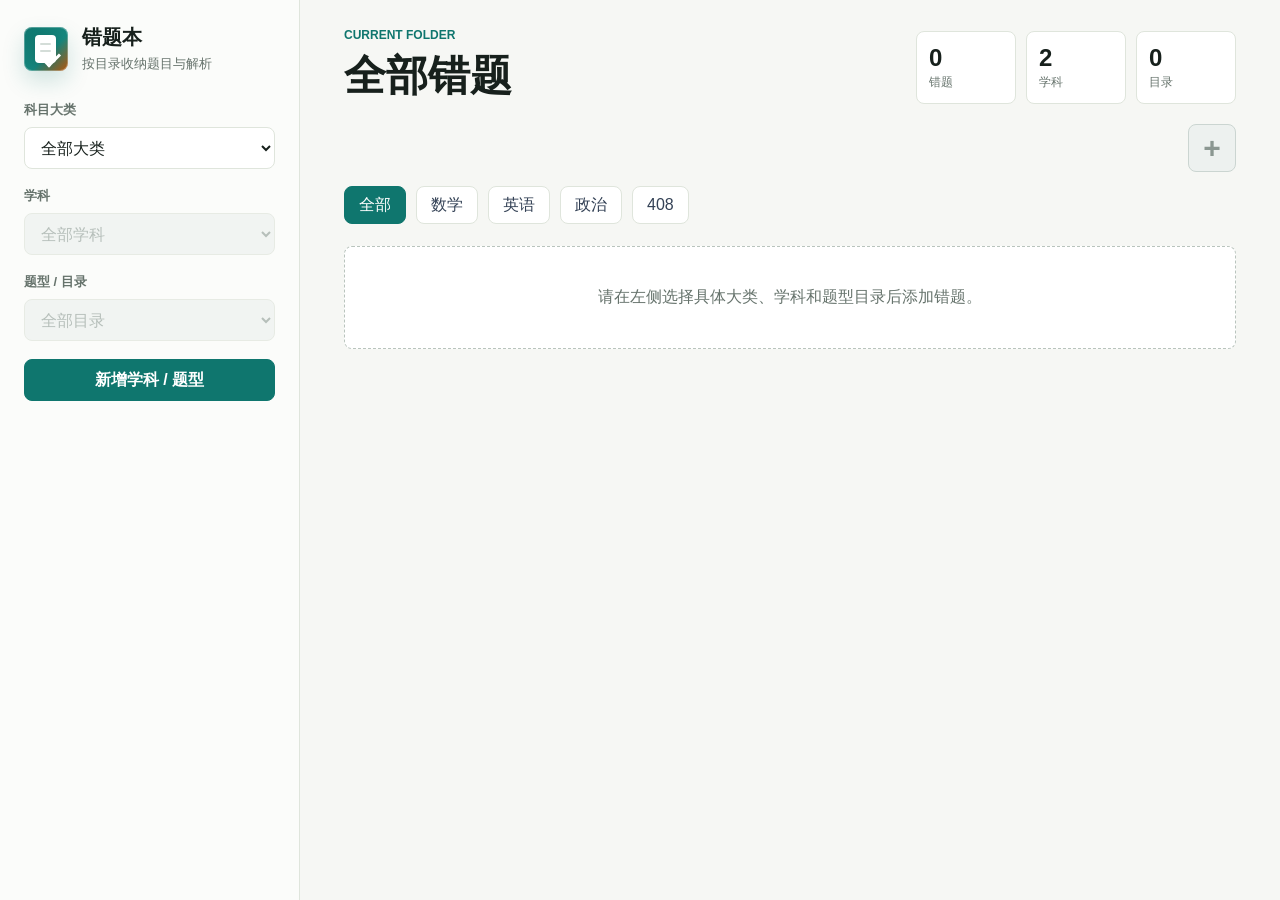
<file: snapshots/2026-06-20-before-card-redesign/index.html>
<!doctype html>
<html lang="zh-CN">
  <head>
    <meta charset="UTF-8" />
    <meta name="viewport" content="width=device-width, initial-scale=1.0" />
    <title>错题本</title>
    <link rel="stylesheet" href="./styles.css" />
  </head>
  <body>
    <div class="app-shell">
      <aside class="sidebar" aria-label="错题目录">
        <div class="brand">
          <span class="brand-mark" aria-hidden="true">
            <span class="brand-mark-paper"></span>
            <span class="brand-mark-check"></span>
          </span>
          <div>
            <h1>错题本</h1>
            <p>按目录收纳题目与解析</p>
          </div>
        </div>

        <div class="filter-group">
          <label for="categoryFilter">科目大类</label>
          <select id="categoryFilter"></select>
        </div>

        <div class="filter-group">
          <label for="subjectFilter">学科</label>
          <select id="subjectFilter"></select>
        </div>

        <div class="filter-group">
          <label for="typeFilter">题型 / 目录</label>
          <select id="typeFilter"></select>
        </div>

        <button class="primary-action" id="openManager" type="button">新增学科 / 题型</button>
      </aside>

      <main class="main-content">
        <section class="topbar" aria-label="当前目录">
          <div>
            <p class="eyebrow">Current Folder</p>
            <h2 id="currentPath">全部错题</h2>
          </div>
          <div class="stats" id="stats"></div>
        </section>

        <section class="quick-add" aria-label="新增错题">
          <button class="add-question-button" id="openPasteDialog" type="button" aria-label="新增错题">+</button>
        </section>

        <nav class="subject-tabs" id="subjectTabs" aria-label="学科快捷筛选"></nav>

        <section class="question-list" id="questionList" aria-live="polite"></section>

        <nav class="pagination" id="pagination" aria-label="错题翻页"></nav>
      </main>
    </div>

    <template id="questionTemplate">
      <article class="question-card">
        <header class="question-header">
          <div>
            <div class="meta-row"></div>
            <h3></h3>
          </div>
          <div class="question-actions"></div>
        </header>

        <div class="media-block question-media"></div>

        <details class="answer-panel">
          <summary>查看答案与解析</summary>
          <div class="answer-content"></div>
        </details>
      </article>
    </template>

    <dialog class="manager-dialog" id="managerDialog">
      <div class="manager-panel">
        <header class="manager-header">
          <div>
            <p class="eyebrow">Manage Folders</p>
            <h2>新增模块</h2>
          </div>
          <button class="icon-button" id="closeManager" type="button" aria-label="关闭">×</button>
        </header>

        <section class="manager-section">
          <h3>新增学科</h3>
          <form class="inline-form subject-form" id="subjectForm">
            <select id="subjectCategory"></select>
            <input id="newSubject" type="text" placeholder="例如：线性代数、操作系统" required />
            <button type="submit">添加学科</button>
          </form>
          <div class="module-list" id="subjectList"></div>
        </section>

        <section class="manager-section">
          <h3>新增题型 / 目录</h3>
          <form class="inline-form folder-form" id="typeForm">
            <select id="typeCategory"></select>
            <select id="typeSubject"></select>
            <input id="newType" type="text" placeholder="例如：一元函数微分学、Cache、证明题" required />
            <button type="submit">添加目录</button>
          </form>
          <div class="module-list" id="typeList"></div>
        </section>
      </div>
    </dialog>

    <dialog class="manager-dialog" id="pasteDialog">
      <div class="manager-panel">
        <header class="manager-header">
          <div>
            <p class="eyebrow">Paste PNG</p>
            <h2>新增错题</h2>
            <p class="dialog-path" id="pastePath"></p>
          </div>
          <button class="icon-button" id="closePasteDialog" type="button" aria-label="关闭">×</button>
        </header>

        <section class="paste-grid">
          <div class="paste-box" id="questionPasteBox" tabindex="0">
            <strong>题目截图</strong>
            <span>点击这里后粘贴 PNG</span>
            <div class="paste-preview" id="questionPreview"></div>
          </div>

          <div class="paste-box" id="answerPasteBox" tabindex="0">
            <strong>解析截图</strong>
            <span>点击这里后粘贴 PNG</span>
            <div class="paste-preview" id="answerPreview"></div>
          </div>
        </section>

        <div class="paste-actions">
          <button class="ghost-button" id="clearPaste" type="button">清空</button>
          <button class="form-submit" id="savePastedQuestion" type="button">保存错题</button>
        </div>
      </div>
    </dialog>

    <script src="./questions.js"></script>
    <script src="./app.js"></script>
  </body>
</html>
</file>
<file: snapshots/2026-06-20-before-card-redesign/styles.css>
:root {
  --bg: #f6f7f4;
  --panel: #ffffff;
  --ink: #17201c;
  --muted: #66736c;
  --line: #dfe5dc;
  --accent: #0f766e;
  --accent-2: #b45309;
  --accent-3: #334155;
  --soft: #edf7f5;
  --warn: #fff5df;
  --done: #eef7e8;
  font-family: -apple-system, BlinkMacSystemFont, "Segoe UI", "Microsoft YaHei", sans-serif;
}

* {
  box-sizing: border-box;
}

body {
  margin: 0;
  min-height: 100vh;
  color: var(--ink);
  background: var(--bg);
}

button,
input,
select,
textarea {
  font: inherit;
}

.app-shell {
  display: grid;
  grid-template-columns: 300px minmax(0, 1fr);
  min-height: 100vh;
}

.sidebar {
  position: sticky;
  top: 0;
  height: 100vh;
  padding: 24px;
  border-right: 1px solid var(--line);
  background: #fbfcfa;
}

.brand {
  display: flex;
  gap: 14px;
  align-items: center;
  margin-bottom: 28px;
}

.brand-mark {
  position: relative;
  display: block;
  width: 44px;
  height: 44px;
  border-radius: 8px;
  background: linear-gradient(135deg, #0f766e 0%, #16867d 58%, #b45309 100%);
  box-shadow: inset 0 0 0 1px rgb(255 255 255 / 28%), 0 10px 22px rgb(15 118 110 / 18%);
}

.brand-mark-paper {
  position: absolute;
  left: 11px;
  top: 8px;
  width: 21px;
  height: 28px;
  border-radius: 4px;
  background: #fff;
  box-shadow: 0 2px 8px rgb(23 32 28 / 18%);
}

.brand-mark-paper::before,
.brand-mark-paper::after {
  content: "";
  position: absolute;
  left: 5px;
  right: 5px;
  height: 2px;
  border-radius: 999px;
  background: #d4ddd8;
}

.brand-mark-paper::before {
  top: 8px;
}

.brand-mark-paper::after {
  top: 15px;
}

.brand-mark-check {
  position: absolute;
  right: 8px;
  bottom: 8px;
  width: 17px;
  height: 10px;
  border-left: 3px solid #fff;
  border-bottom: 3px solid #fff;
  transform: rotate(-45deg);
}

.brand h1,
.topbar h2,
.question-header h3 {
  margin: 0;
  letter-spacing: 0;
}

.brand h1 {
  font-size: 20px;
}

.brand p,
.eyebrow {
  margin: 4px 0 0;
  color: var(--muted);
  font-size: 13px;
}

.filter-group {
  display: grid;
  gap: 8px;
  margin-bottom: 18px;
}

.filter-group label {
  color: var(--muted);
  font-size: 13px;
  font-weight: 700;
}

.filter-group input,
.filter-group select,
.inline-form input,
.inline-form select {
  width: 100%;
  border: 1px solid var(--line);
  border-radius: 8px;
  padding: 0 12px;
  color: var(--ink);
  background: #fff;
}

.filter-group input,
.filter-group select,
.inline-form input,
.inline-form select {
  height: 42px;
}

.filter-group select:disabled {
  color: #9aa6a0;
  background: #edf1ef;
  cursor: not-allowed;
}

.primary-action,
.inline-form button,
.form-submit,
.ghost-button {
  display: inline-flex;
  align-items: center;
  justify-content: center;
  min-height: 42px;
  border: 1px solid var(--accent);
  border-radius: 8px;
  padding: 0 14px;
  color: #fff;
  background: var(--accent);
  cursor: pointer;
  font-weight: 800;
}

.ghost-button {
  border-color: var(--line);
  color: var(--accent-3);
  background: #fff;
}

.primary-action {
  width: 100%;
}

.primary-action.compact {
  width: auto;
}

.main-content {
  min-width: 0;
  padding: 28px clamp(18px, 4vw, 44px) 44px;
}

.topbar {
  display: flex;
  justify-content: space-between;
  gap: 24px;
  align-items: end;
  margin-bottom: 20px;
}

.topbar h2 {
  font-size: clamp(28px, 4vw, 42px);
}

.eyebrow {
  margin: 0 0 6px;
  text-transform: uppercase;
  font-size: 12px;
  font-weight: 800;
  color: var(--accent);
}

.stats {
  display: grid;
  grid-template-columns: repeat(3, minmax(88px, 1fr));
  gap: 10px;
  min-width: 320px;
}

.stat-card {
  padding: 12px;
  border: 1px solid var(--line);
  border-radius: 8px;
  background: var(--panel);
}

.stat-card strong {
  display: block;
  font-size: 24px;
}

.stat-card span {
  color: var(--muted);
  font-size: 12px;
}

.quick-add {
  display: flex;
  justify-content: flex-end;
  margin-bottom: 14px;
}

.add-question-button {
  display: grid;
  place-items: center;
  width: 48px;
  height: 48px;
  border: 1px solid var(--accent);
  border-radius: 8px;
  color: #fff;
  background: var(--accent);
  cursor: pointer;
  font-size: 30px;
  font-weight: 700;
  line-height: 1;
}

.add-question-button:disabled {
  border-color: #cbd5d1;
  color: #8b9791;
  background: #edf1ef;
  cursor: not-allowed;
}

.subject-tabs {
  display: flex;
  gap: 10px;
  flex-wrap: wrap;
  margin-bottom: 22px;
}

.tab-button {
  height: 38px;
  border: 1px solid var(--line);
  border-radius: 8px;
  padding: 0 14px;
  color: var(--accent-3);
  background: #fff;
  cursor: pointer;
}

.tab-button.is-active {
  color: #fff;
  border-color: var(--accent);
  background: var(--accent);
}

.question-list {
  display: grid;
  gap: 16px;
}

.pagination {
  display: flex;
  justify-content: center;
  align-items: center;
  gap: 12px;
  margin-top: 18px;
}

.pagination button {
  min-height: 38px;
  border: 1px solid var(--line);
  border-radius: 8px;
  padding: 0 14px;
  color: var(--accent-3);
  background: #fff;
  cursor: pointer;
  font-weight: 800;
}

.pagination button:disabled {
  color: #9aa6a0;
  background: #edf1ef;
  cursor: not-allowed;
}

.pagination span {
  color: var(--muted);
  font-size: 14px;
  font-weight: 700;
}

.page-jump {
  display: inline-flex;
  align-items: center;
  gap: 8px;
}

.page-jump input {
  width: 72px;
  height: 38px;
  border: 1px solid var(--line);
  border-radius: 8px;
  padding: 0 10px;
  color: var(--ink);
  background: #fff;
  text-align: center;
}

.question-card {
  border: 1px solid var(--line);
  border-radius: 8px;
  padding: 20px;
  background: var(--panel);
}

.question-card.is-pinned-copy {
  border-color: #d9b779;
  background: #fffaf0;
  box-shadow: inset 4px 0 0 #b45309;
}

.question-header {
  display: flex;
  justify-content: space-between;
  gap: 18px;
  align-items: flex-start;
}

.question-header h3 {
  margin-top: 8px;
  font-size: 20px;
  line-height: 1.45;
}

.question-actions {
  display: flex;
  gap: 8px;
  align-items: center;
}

.meta-row,
.tag-row {
  display: flex;
  flex-wrap: wrap;
  gap: 8px;
}

.meta,
.tag,
.status-pill {
  display: inline-flex;
  align-items: center;
  min-height: 26px;
  border-radius: 999px;
  padding: 3px 10px;
  font-size: 12px;
  font-weight: 700;
}

.meta {
  color: var(--accent);
  background: var(--soft);
}

.tag {
  color: var(--accent-3);
  background: #f0f3f2;
}

.status-pill {
  flex: 0 0 auto;
  color: #744210;
  background: var(--warn);
}

.status-pill.reviewing {
  color: #0f766e;
  background: var(--soft);
}

.status-pill.mastered {
  color: #3f6212;
  background: var(--done);
}

.delete-question {
  flex: 0 0 auto;
  min-height: 30px;
  border: 1px solid #fecaca;
  border-radius: 8px;
  padding: 0 10px;
  color: #b91c1c;
  background: #fff5f5;
  cursor: pointer;
  font-size: 13px;
  font-weight: 800;
}

.pin-button {
  position: relative;
  flex: 0 0 auto;
  width: 34px;
  height: 30px;
  border: 1px solid #cfd9d3;
  border-radius: 8px;
  background: #fff;
  cursor: pointer;
}

.pin-button::before {
  content: "";
  position: absolute;
  left: 13px;
  top: 5px;
  width: 8px;
  height: 14px;
  border-radius: 4px 4px 2px 2px;
  background: var(--accent-3);
  transform: rotate(35deg);
}

.pin-button::after {
  content: "";
  position: absolute;
  left: 17px;
  top: 16px;
  width: 2px;
  height: 10px;
  border-radius: 999px;
  background: var(--accent-3);
  transform: rotate(35deg);
}

.pin-button:hover,
.pin-button.is-active {
  border-color: #d9b779;
  background: #fff5df;
}

.pin-button.is-active::before,
.pin-button.is-active::after {
  background: #b45309;
}

.delete-question:hover {
  border-color: #fca5a5;
  background: #fee2e2;
}

.pin-meta {
  color: #92400e;
  background: #fff5df;
}

.tag-row {
  margin-top: 14px;
}

.media-block {
  display: grid;
  gap: 10px;
  margin-top: 16px;
}

.shot {
  width: 100%;
  max-height: 680px;
  object-fit: contain;
  border: 1px solid var(--line);
  border-radius: 8px;
  background: #fff;
}

.missing-shot {
  display: grid;
  place-items: center;
  min-height: 160px;
  border: 1px dashed #b9c4bd;
  border-radius: 8px;
  color: var(--muted);
  background: #fafbf9;
  text-align: center;
  padding: 18px;
}

.note-block {
  margin-top: 14px;
  color: var(--muted);
  line-height: 1.7;
}

.answer-panel {
  margin-top: 16px;
  border-top: 1px solid var(--line);
  padding-top: 14px;
}

.answer-panel summary {
  width: max-content;
  max-width: 100%;
  border-radius: 8px;
  padding: 9px 12px;
  color: #fff;
  background: var(--accent-2);
  cursor: pointer;
  font-weight: 800;
}

.answer-content {
  margin-top: 14px;
  line-height: 1.75;
}

.empty-state {
  border: 1px dashed #b9c4bd;
  border-radius: 8px;
  padding: 40px 20px;
  text-align: center;
  color: var(--muted);
  background: #fff;
}

.manager-dialog {
  width: min(980px, calc(100vw - 32px));
  max-height: calc(100vh - 32px);
  border: 0;
  border-radius: 8px;
  padding: 0;
  background: transparent;
}

.manager-dialog::backdrop {
  background: rgb(23 32 28 / 50%);
}

.manager-panel {
  padding: 22px;
  background: var(--panel);
  border-radius: 8px;
  box-shadow: 0 24px 80px rgb(23 32 28 / 22%);
}

.manager-header {
  display: flex;
  justify-content: space-between;
  gap: 18px;
  align-items: flex-start;
  padding-bottom: 16px;
  border-bottom: 1px solid var(--line);
}

.manager-header h2,
.manager-section h3 {
  margin: 0;
  letter-spacing: 0;
}

.manager-header h2 {
  font-size: 28px;
}

.dialog-path {
  margin: 8px 0 0;
  color: var(--muted);
  font-size: 14px;
}

.icon-button {
  width: 38px;
  height: 38px;
  border: 1px solid var(--line);
  border-radius: 8px;
  color: var(--accent-3);
  background: #fff;
  cursor: pointer;
  font-size: 24px;
  line-height: 1;
}

.manager-section {
  padding: 18px 0;
  border-bottom: 1px solid var(--line);
}

.manager-section:last-child {
  border-bottom: 0;
  padding-bottom: 0;
}

.manager-section h3 {
  margin-bottom: 12px;
  font-size: 17px;
}

.inline-form {
  display: grid;
  grid-template-columns: minmax(0, 1fr) auto;
  gap: 10px;
}

.subject-form {
  grid-template-columns: minmax(150px, 200px) minmax(0, 1fr) auto;
}

.folder-form {
  grid-template-columns: minmax(130px, 170px) minmax(160px, 220px) minmax(0, 1fr) auto;
}

.type-divider {
  display: flex;
  align-items: center;
  gap: 12px;
  color: var(--accent-3);
  font-size: 15px;
  font-weight: 900;
}

.type-divider::after {
  content: "";
  flex: 1;
  height: 1px;
  background: var(--line);
}

.module-list {
  display: flex;
  flex-wrap: wrap;
  gap: 8px;
  margin-top: 12px;
}

.module-chip {
  display: inline-flex;
  align-items: center;
  gap: 8px;
  min-height: 30px;
  border-radius: 999px;
  padding: 4px 10px;
  color: var(--accent-3);
  background: #f0f3f2;
  font-size: 13px;
  font-weight: 700;
}

.module-chip button {
  width: 20px;
  height: 20px;
  border: 0;
  border-radius: 999px;
  color: var(--muted);
  background: transparent;
  cursor: pointer;
  font-size: 16px;
  line-height: 1;
}

.module-chip.is-default button {
  display: none;
}

.form-submit {
  width: max-content;
  min-width: 140px;
}

.paste-grid {
  display: grid;
  grid-template-columns: repeat(2, minmax(0, 1fr));
  gap: 16px;
  padding-top: 18px;
}

.paste-box {
  display: grid;
  align-content: start;
  gap: 8px;
  min-height: 320px;
  border: 1px dashed #aab8b0;
  border-radius: 8px;
  padding: 18px;
  background: #fafbf9;
  outline: none;
}

.paste-box:focus {
  border-color: var(--accent);
  box-shadow: 0 0 0 3px rgb(15 118 110 / 14%);
}

.paste-box strong {
  font-size: 18px;
}

.paste-box span {
  color: var(--muted);
  font-size: 14px;
}

.paste-preview {
  margin-top: 10px;
}

.paste-preview:empty {
  display: grid;
  place-items: center;
  min-height: 190px;
  border: 1px solid var(--line);
  border-radius: 8px;
  background: #fff;
}

.paste-preview:empty::before {
  content: "等待粘贴";
  color: var(--muted);
}

.paste-actions {
  display: flex;
  justify-content: flex-end;
  gap: 10px;
  padding-top: 18px;
}

@media (max-width: 860px) {
  .app-shell {
    grid-template-columns: 1fr;
  }

  .sidebar {
    position: static;
    height: auto;
    border-right: 0;
    border-bottom: 1px solid var(--line);
  }

  .topbar {
    display: grid;
    align-items: stretch;
  }

  .stats {
    min-width: 0;
  }

  .quick-add {
    justify-content: flex-start;
  }

  .paste-grid {
    grid-template-columns: 1fr;
  }
}

@media (max-width: 560px) {
  .sidebar,
  .main-content,
  .question-card {
    padding: 16px;
  }

  .stats {
    grid-template-columns: 1fr;
  }

  .question-header {
    display: grid;
  }

  .inline-form {
    grid-template-columns: 1fr;
  }

  .folder-form {
    grid-template-columns: 1fr;
  }

  .subject-form {
    grid-template-columns: 1fr;
  }

  .primary-action.compact,
  .form-submit {
    width: 100%;
  }

  .paste-actions {
    display: grid;
  }

  .pagination {
    flex-wrap: wrap;
  }

  .page-jump {
    width: 100%;
    justify-content: center;
  }
}
</file>
